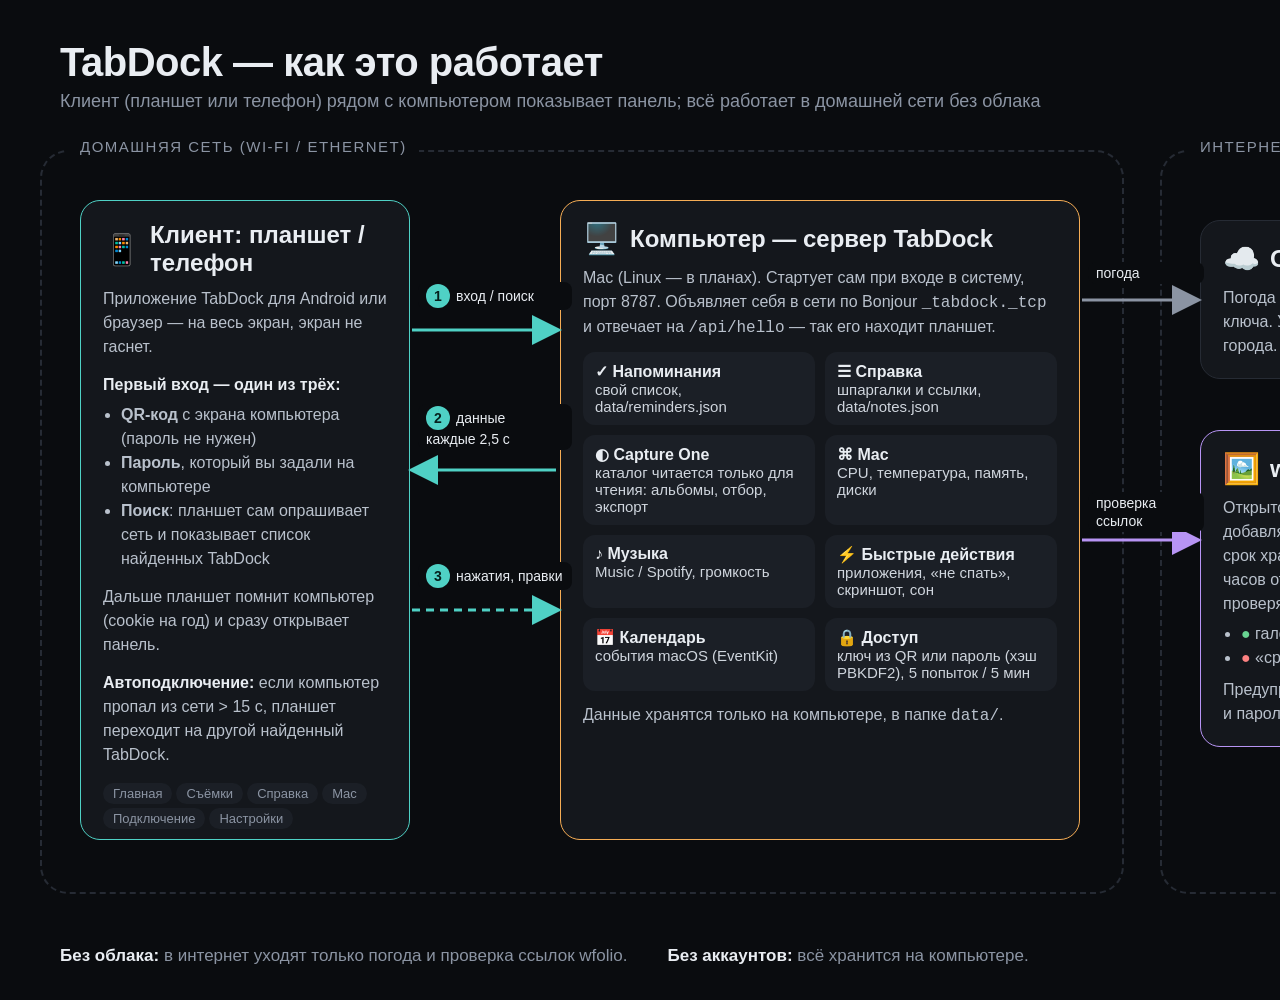
<file: docs/diagram.html>
<!doctype html>
<html lang="ru"><head><meta charset="utf-8"><title>TabDock — как это работает</title>
<style>
 body { margin: 0; width: 1600px; height: 1000px; background: #0a0c0f; color: #e9edf2; font-family: -apple-system, "Helvetica Neue", Arial, sans-serif; position: relative; }
 h1 { margin: 0; position: absolute; left: 60px; top: 40px; font-size: 40px; letter-spacing: -.5px; }
 h1 small { display: block; font-size: 18px; color: #8b94a3; font-weight: 400; margin-top: 6px; letter-spacing: 0; }
 .zone { position: absolute; border: 2px dashed #262b34; border-radius: 28px; }
 .zone > .lbl { position: absolute; top: -14px; left: 26px; background: #0a0c0f; padding: 0 12px; font-size: 15px; letter-spacing: 1.5px; text-transform: uppercase; color: #8b94a3; }
 .box { box-sizing: border-box; position: absolute; background: #14171c; border: 1px solid #262b34; border-radius: 20px; padding: 20px 22px; }
 .box h2 { margin: 0 0 10px; font-size: 24px; display: flex; align-items: center; gap: 10px; }
 .box h2 .e { font-size: 30px; }
 .box p, .box li { margin: 0; color: #b9c1cc; font-size: 16px; line-height: 1.5; }
 .box ul { margin: 0; padding-left: 18px; }
 .tag { display: inline-block; font-size: 13px; padding: 3px 10px; border-radius: 999px; background: #1b1f26; color: #8b94a3; margin: 2px 4px 2px 0; }
 .teal { border-color: #4fd1c5; } .amber { border-color: #f6ad55; } .violet { border-color: #b794f4; }
 .mod { display: grid; grid-template-columns: 1fr 1fr; gap: 10px; margin-top: 12px; }
 .mod div { background: #1b1f26; border-radius: 12px; padding: 10px 12px; font-size: 15px; color: #cfd5dd; }
 .mod b { display: block; color: #e9edf2; font-size: 16px; }
 svg { position: absolute; inset: 0; pointer-events: none; }
 .step { position: absolute; width: 138px; font-size: 14px; line-height: 1.3; color: #e9edf2; background: #0a0c0f; padding: 2px 8px; border-radius: 8px; }
 .num { display: inline-grid; place-items: center; width: 24px; height: 24px; border-radius: 50%; background: #4fd1c5; color: #06201d; font-weight: 700; font-size: 14px; margin-right: 6px; }
 .foot { position: absolute; left: 60px; right: 60px; bottom: 34px; font-size: 17px; color: #8b94a3; display: flex; gap: 40px; }
 .foot b { color: #e9edf2; }
</style></head>
<body>
<h1>TabDock — как это работает<small>Клиент (планшет или телефон) рядом с компьютером показывает панель; всё работает в домашней сети без облака</small></h1>

<div class="zone" style="left:40px;top:150px;width:1080px;height:740px"><span class="lbl">Домашняя сеть (Wi-Fi / Ethernet)</span></div>
<div class="zone" style="left:1160px;top:150px;width:400px;height:740px"><span class="lbl">Интернет</span></div>

<!-- tablet -->
<div class="box teal" style="left:80px;top:200px;width:330px;height:640px">
  <h2><span class="e">📱</span>Клиент: планшет / телефон</h2>
  <p>Приложение TabDock для Android или браузер — на весь экран, экран не гаснет.</p>
  <p style="margin-top:14px"><b style="color:#e9edf2">Первый вход — один из трёх:</b></p>
  <ul style="margin-top:6px">
    <li><b>QR-код</b> с экрана компьютера (пароль не нужен)</li>
    <li><b>Пароль</b>, который вы задали на компьютере</li>
    <li><b>Поиск</b>: планшет сам опрашивает сеть и показывает список найденных TabDock</li>
  </ul>
  <p style="margin-top:14px">Дальше планшет помнит компьютер (cookie на год) и сразу открывает панель.</p>
  <p style="margin-top:14px"><b style="color:#e9edf2">Автоподключение:</b> если компьютер пропал из сети > 15 с, планшет переходит на другой найденный TabDock.</p>
  <div style="margin-top:14px"><span class="tag">Главная</span><span class="tag">Съёмки</span><span class="tag">Справка</span><span class="tag">Mac</span><span class="tag">Подключение</span><span class="tag">Настройки</span></div>
</div>

<!-- mac -->
<div class="box amber" style="left:560px;top:200px;width:520px;height:640px">
  <h2><span class="e">🖥️</span>Компьютер — сервер TabDock</h2>
  <p>Mac (Linux — в планах). Стартует сам при входе в систему, порт 8787. Объявляет себя в сети по Bonjour <code>_tabdock._tcp</code> и отвечает на <code>/api/hello</code> — так его находит планшет.</p>
  <div class="mod">
    <div><b>✓ Напоминания</b>свой список, data/reminders.json</div>
    <div><b>☰ Справка</b>шпаргалки и ссылки, data/notes.json</div>
    <div><b>◐ Capture One</b>каталог читается только для чтения: альбомы, отбор, экспорт</div>
    <div><b>⌘ Mac</b>CPU, температура, память, диски</div>
    <div><b>♪ Музыка</b>Music / Spotify, громкость</div>
    <div><b>⚡ Быстрые действия</b>приложения, «не спать», скриншот, сон</div>
    <div><b>📅 Календарь</b>события macOS (EventKit)</div>
    <div><b>🔒 Доступ</b>ключ из QR или пароль (хэш PBKDF2), 5 попыток / 5 мин</div>
  </div>
  <p style="margin-top:12px">Данные хранятся только на компьютере, в папке <code>data/</code>.</p>
</div>

<!-- internet -->
<div class="box" style="left:1200px;top:220px;width:320px">
  <h2><span class="e">☁️</span>Open-Meteo</h2>
  <p>Погода на 4 дня. Бесплатно, без ключа. Уходят только координаты города.</p>
</div>
<div class="box violet" style="left:1200px;top:430px;width:320px">
  <h2><span class="e">🖼️</span>wfolio</h2>
  <p>Открытого API у wfolio нет. Вы добавляете ссылку на галерею и срок хранения, а сервер раз в 6 часов открывает ссылку и проверяет:</p>
  <ul style="margin-top:6px"><li><span style="color:#68d391">●</span> галерея открывается</li><li><span style="color:#fc8181">●</span> «срок действия ссылки истёк»</li></ul>
  <p style="margin-top:8px">Предупреждение за 14 дней. Логин и пароль wfolio не нужны.</p>
</div>

<svg viewBox="0 0 1600 1000">
  <defs><marker id="a" markerWidth="10" markerHeight="10" refX="8" refY="5" orient="auto"><path d="M0,0 L10,5 L0,10 z" fill="#4fd1c5"/></marker>
        <marker id="b" markerWidth="10" markerHeight="10" refX="8" refY="5" orient="auto"><path d="M0,0 L10,5 L0,10 z" fill="#b794f4"/></marker>
        <marker id="c" markerWidth="10" markerHeight="10" refX="8" refY="5" orient="auto"><path d="M0,0 L10,5 L0,10 z" fill="#8b94a3"/></marker></defs>
  <path d="M412,330 L556,330" stroke="#4fd1c5" stroke-width="3" fill="none" marker-end="url(#a)"/>
  <path d="M556,470 L414,470" stroke="#4fd1c5" stroke-width="3" fill="none" marker-end="url(#a)"/>
  <path d="M412,610 L556,610" stroke="#4fd1c5" stroke-width="3" stroke-dasharray="8 6" fill="none" marker-end="url(#a)"/>
  <path d="M1082,300 L1196,300" stroke="#8b94a3" stroke-width="3" fill="none" marker-end="url(#c)"/>
  <path d="M1082,540 L1196,540" stroke="#b794f4" stroke-width="3" fill="none" marker-end="url(#b)"/>
</svg>
<div class="step" style="left:418px;top:282px"><span class="num">1</span>вход / поиск</div>
<div class="step" style="left:418px;top:404px"><span class="num">2</span>данные<br>каждые 2,5 с</div>
<div class="step" style="left:418px;top:562px"><span class="num">3</span>нажатия, правки</div>
<div class="step" style="left:1088px;top:262px;width:100px">погода</div>
<div class="step" style="left:1088px;top:492px;width:100px">проверка<br>ссылок</div>

<div class="foot"><span><b>Без облака:</b> в интернет уходят только погода и проверка ссылок wfolio.</span><span><b>Без аккаунтов:</b> всё хранится на компьютере.</span></div>
</body></html>
</file>
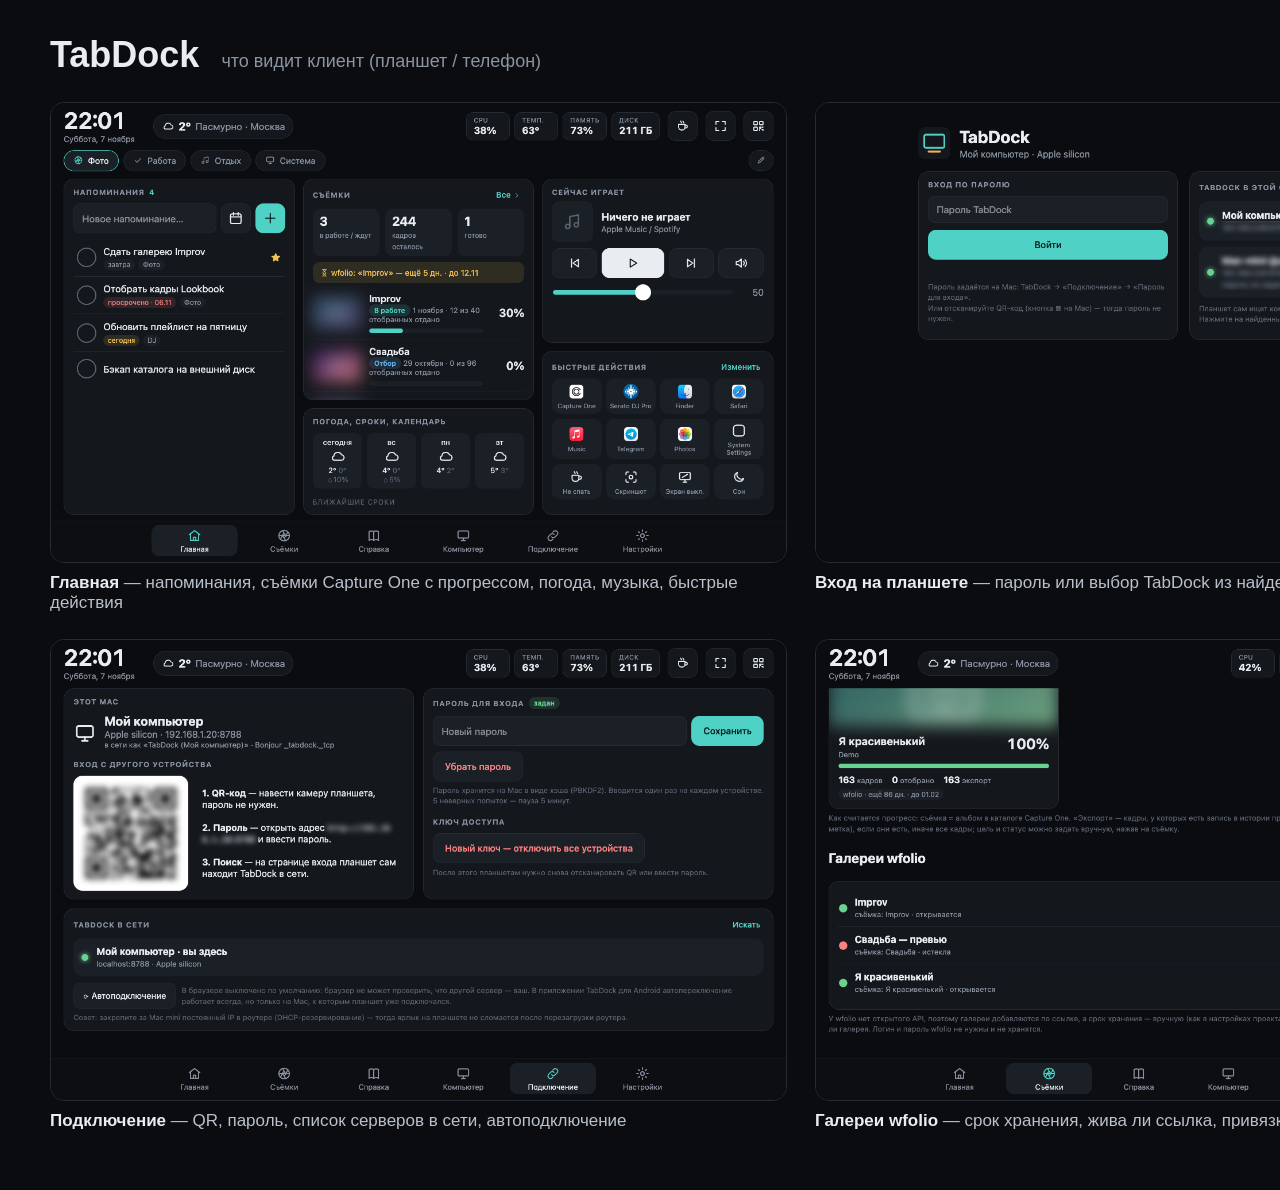
<file: docs/overview.html>
<!doctype html><html lang="ru"><head><meta charset="utf-8"><style>
body{margin:0;width:1600px;height:1190px;background:#0a0c0f;color:#e9edf2;font-family:-apple-system,"Helvetica Neue",Arial,sans-serif}
h1{margin:0;padding:34px 50px 6px;font-size:36px}h1 small{font-size:18px;color:#8b94a3;font-weight:400;margin-left:12px}
.g{display:grid;grid-template-columns:1fr 1fr;gap:26px 30px;padding:20px 50px}
figure{margin:0}img{width:100%;border-radius:14px;border:1px solid #262b34;display:block}
figcaption{margin-top:10px;font-size:17px;color:#b9c1cc}figcaption b{color:#e9edf2}
</style></head><body><h1>TabDock <small>что видит клиент (планшет / телефон)</small></h1><div class="g">
<figure><img src="img/home.png"><figcaption><b>Главная</b> — напоминания, съёмки Capture One с прогрессом, погода, музыка, быстрые действия</figcaption></figure>
<figure><img src="img/login.png"><figcaption><b>Вход на планшете</b> — пароль или выбор TabDock из найденных в сети</figcaption></figure>
<figure><img src="img/connect.png"><figcaption><b>Подключение</b> — QR, пароль, список серверов в сети, автоподключение</figcaption></figure>
<figure><img src="img/wfolio.png"><figcaption><b>Галереи wfolio</b> — срок хранения, жива ли ссылка, привязка к съёмке</figcaption></figure>
</div></body></html>
</file>
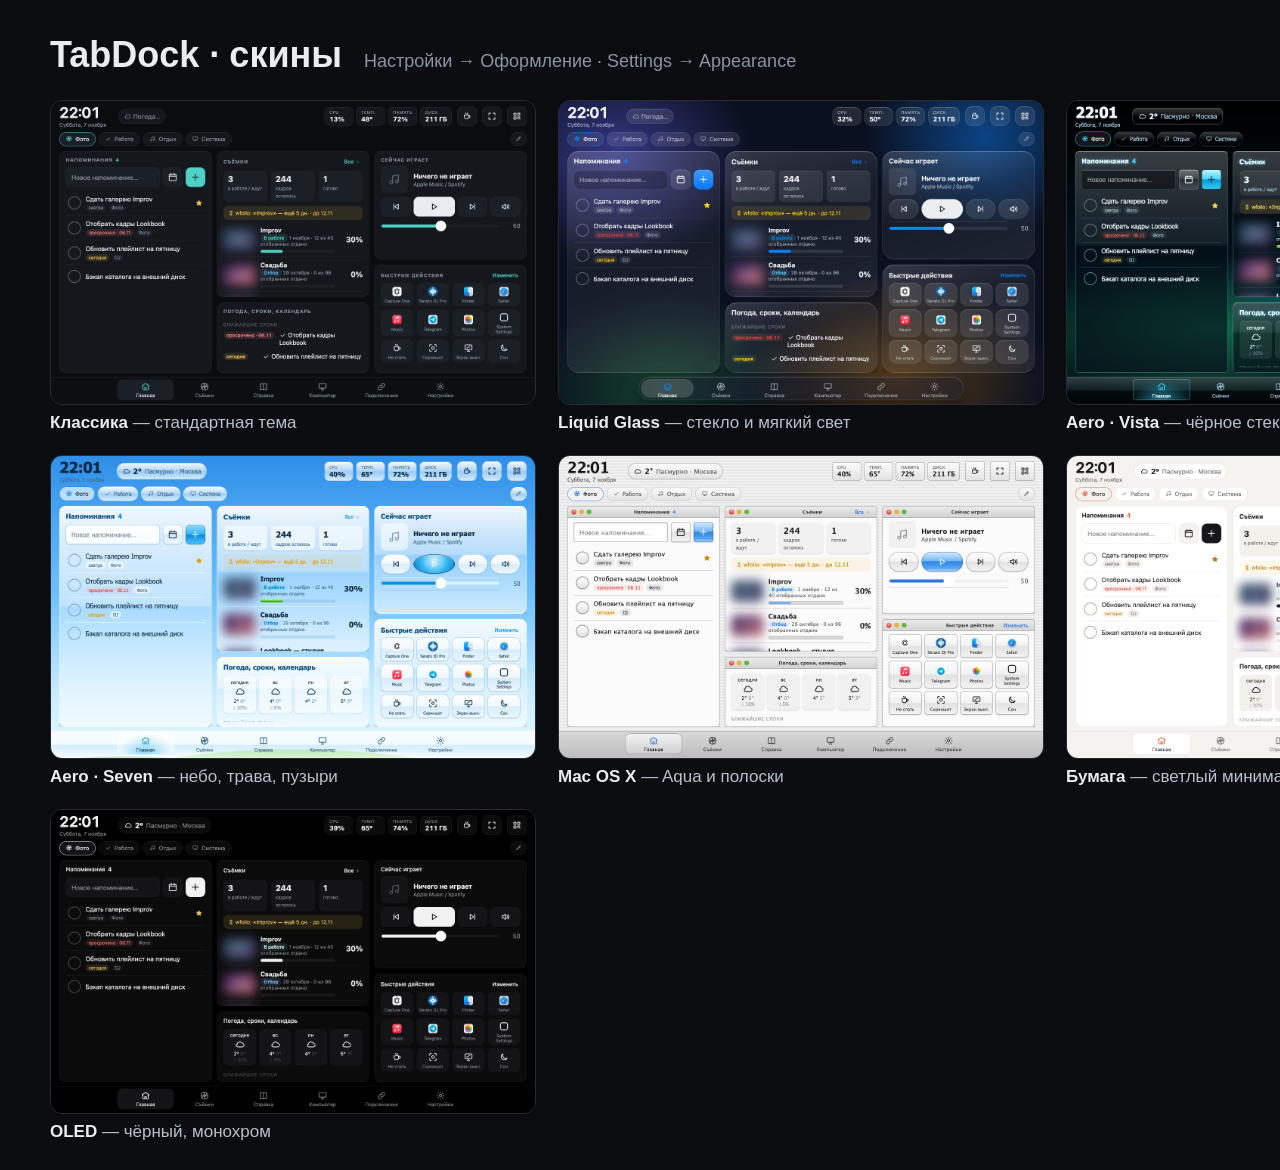
<file: docs/skins.html>
<!doctype html><html lang="ru"><head><meta charset="utf-8"><style>
body{margin:0;width:1600px;height:1170px;background:#0a0c0f;color:#e9edf2;font-family:-apple-system,"Helvetica Neue",Arial,sans-serif}
h1{margin:0;padding:34px 50px 4px;font-size:36px}h1 small{font-size:18px;color:#8b94a3;font-weight:400;margin-left:12px}
.g{display:grid;grid-template-columns:repeat(3,1fr);gap:22px 24px;padding:20px 50px}
figure{margin:0}img{width:100%;border-radius:12px;border:1px solid #262b34;display:block}
figcaption{margin-top:8px;font-size:17px;color:#b9c1cc}figcaption b{color:#e9edf2}
</style></head><body><h1>TabDock · скины <small>Настройки → Оформление · Settings → Appearance</small></h1><div class="g">
<figure><img src="img/skins/classic.png"><figcaption><b>Классика</b> — стандартная тема</figcaption></figure>
<figure><img src="img/skins/glass.png"><figcaption><b>Liquid Glass</b> — стекло и мягкий свет</figcaption></figure>
<figure><img src="img/skins/aero-vista.png"><figcaption><b>Aero · Vista</b> — чёрное стекло, сияние</figcaption></figure>
<figure><img src="img/skins/aero-seven.png"><figcaption><b>Aero · Seven</b> — небо, трава, пузыри</figcaption></figure>
<figure><img src="img/skins/macosx.png"><figcaption><b>Mac OS X</b> — Aqua и полоски</figcaption></figure>
<figure><img src="img/skins/paper.png"><figcaption><b>Бумага</b> — светлый минимализм</figcaption></figure>
<figure><img src="img/skins/oled.png"><figcaption><b>OLED</b> — чёрный, монохром</figcaption></figure>
</div></body></html>
</file>
